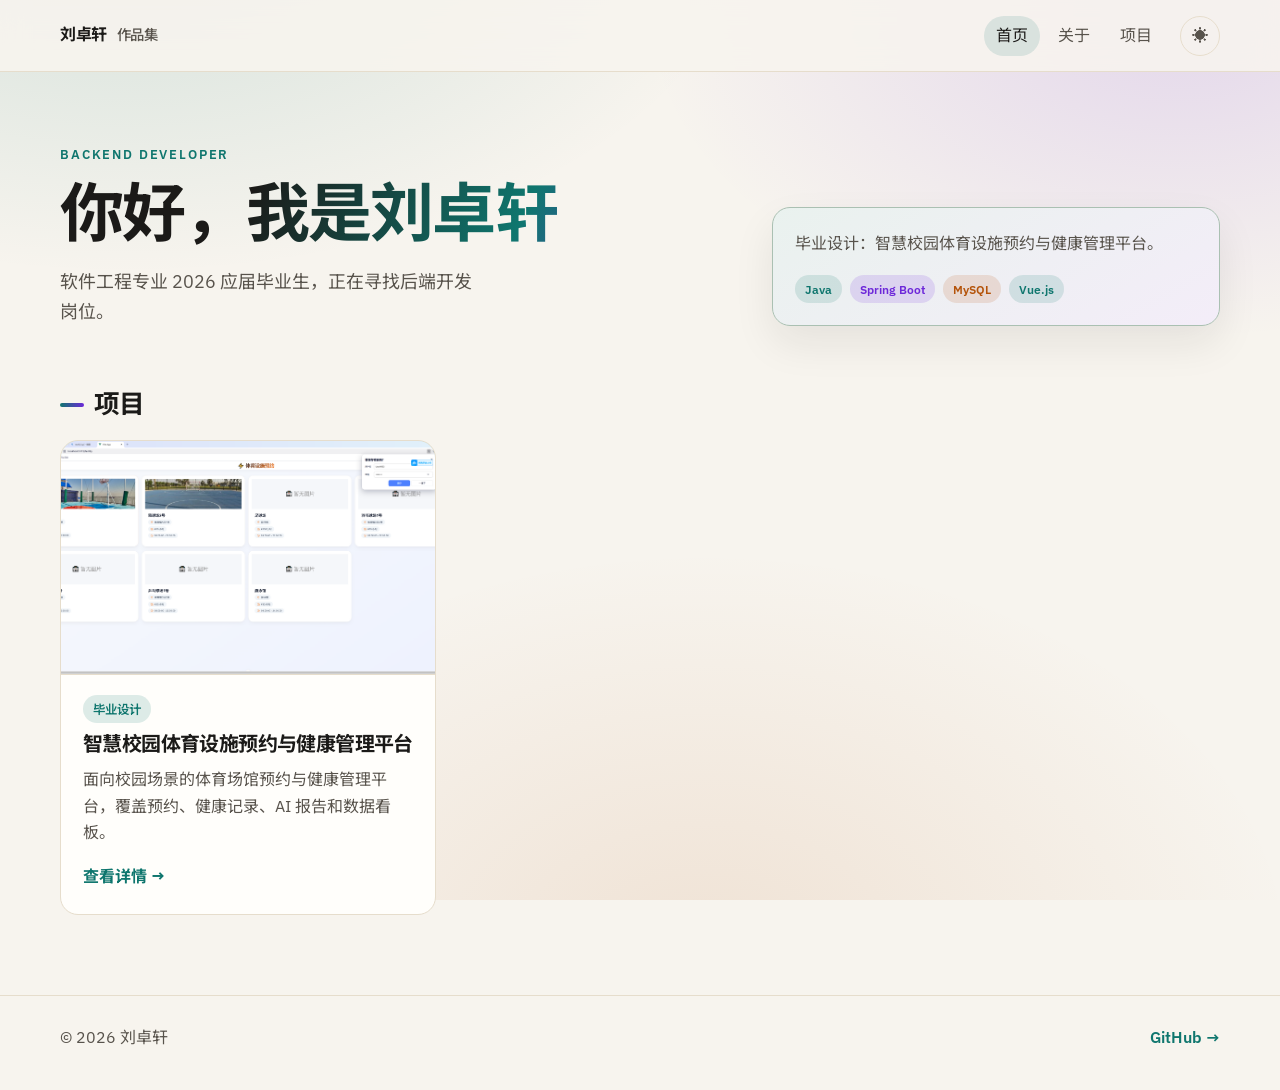
<file: index.html>
<!DOCTYPE html>
<html lang="zh-CN">
  <head>
    <meta charset="UTF-8" />
    <meta name="viewport" content="width=device-width, initial-scale=1" />
    <title>刘卓轩 · 作品集</title>
    <meta name="description" content="刘卓轩的个人作品集：软件工程专业 2026 应届毕业生，后端开发方向。" />
    <link rel="preconnect" href="https://fonts.googleapis.com" />
    <link rel="preconnect" href="https://fonts.gstatic.com" crossorigin />
    <link
      href="https://fonts.googleapis.com/css2?family=IBM+Plex+Sans:wght@400;500;600&family=Noto+Sans+SC:wght@400;500;700&family=Space+Grotesk:wght@500;700&display=swap"
      rel="stylesheet"
    />
    <link rel="stylesheet" href="css/style.css" />
    <script>
      (function () {
        var key = "blog-theme";
        var saved = localStorage.getItem(key);
        var theme =
          saved ||
          (window.matchMedia("(prefers-color-scheme: dark)").matches ? "dark" : "light");
        document.documentElement.setAttribute("data-theme", theme);
      })();
    </script>
  </head>
  <body data-page="home">
    <a class="skip-link" href="#main">跳到正文</a>
    <header class="site-header">
      <nav class="nav" aria-label="主导航">
        <a class="logo" href="index.html">刘卓轩 <span>作品集</span></a>
        <ul class="nav-links" id="nav-links">
          <li><a href="index.html" data-nav="home">首页</a></li>
          <li><a href="about.html" data-nav="about">关于</a></li>
          <li><a href="project.html" data-nav="project">项目</a></li>
        </ul>
        <button class="icon-btn menu-btn" id="menu-toggle" aria-expanded="false" aria-controls="nav-links" aria-label="打开菜单">
          ☰
        </button>
        <button class="icon-btn" id="theme-toggle" type="button" aria-label="切换主题">
          <span class="sun" aria-hidden="true">☀</span>
          <span class="moon" aria-hidden="true">☾</span>
        </button>
      </nav>
    </header>

    <main id="main">
      <div class="wrap">
        <section class="hero">
          <div>
            <p class="eyebrow">Backend Developer</p>
            <h1 id="hero-title"></h1>
            <p class="lede">软件工程专业 2026 应届毕业生，正在寻找后端开发岗位。</p>
          </div>
          <aside class="hero-card">
            <p>毕业设计：智慧校园体育设施预约与健康管理平台。</p>
            <div class="meta-row">
              <span class="chip">Java</span>
              <span class="chip">Spring Boot</span>
              <span class="chip">MySQL</span>
              <span class="chip">Vue.js</span>
            </div>
          </aside>
        </section>

        <section>
          <div class="section-head">
            <h2>项目</h2>
          </div>
          <div class="grid projects" id="project-list"></div>
        </section>
      </div>
    </main>

    <footer class="site-footer">
      <div class="wrap footer-inner">
        <span>© <span id="year"></span> 刘卓轩</span>
        <a href="https://github.com/lzx14460/my-portfolio" target="_blank" rel="noopener noreferrer">GitHub →</a>
      </div>
    </footer>

    <script src="js/data.js"></script>
    <script src="js/main.js"></script>
  </body>
</html>
</file>
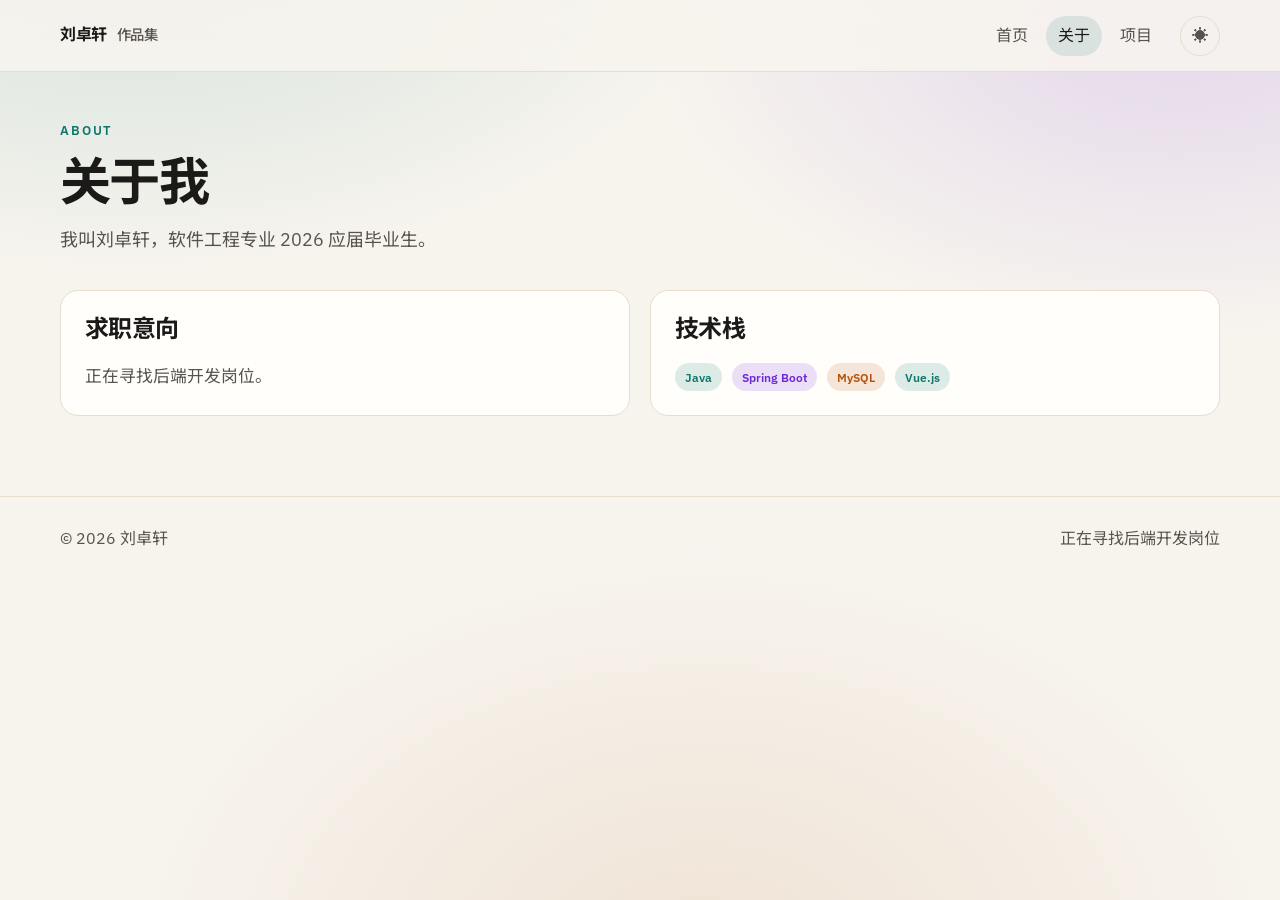
<file: about.html>
<!DOCTYPE html>
<html lang="zh-CN">
  <head>
    <meta charset="UTF-8" />
    <meta name="viewport" content="width=device-width, initial-scale=1" />
    <title>关于我 · 刘卓轩</title>
    <meta name="description" content="刘卓轩，软件工程专业 2026 应届毕业生，正在寻找后端开发岗位。" />
    <link rel="preconnect" href="https://fonts.googleapis.com" />
    <link rel="preconnect" href="https://fonts.gstatic.com" crossorigin />
    <link
      href="https://fonts.googleapis.com/css2?family=IBM+Plex+Sans:wght@400;500;600&family=Noto+Sans+SC:wght@400;500;700&family=Space+Grotesk:wght@500;700&display=swap"
      rel="stylesheet"
    />
    <link rel="stylesheet" href="css/style.css" />
    <script>
      (function () {
        var key = "blog-theme";
        var saved = localStorage.getItem(key);
        var theme =
          saved ||
          (window.matchMedia("(prefers-color-scheme: dark)").matches ? "dark" : "light");
        document.documentElement.setAttribute("data-theme", theme);
      })();
    </script>
  </head>
  <body data-page="about">
    <a class="skip-link" href="#main">跳到正文</a>
    <header class="site-header">
      <nav class="nav" aria-label="主导航">
        <a class="logo" href="index.html">刘卓轩 <span>作品集</span></a>
        <ul class="nav-links" id="nav-links">
          <li><a href="index.html" data-nav="home">首页</a></li>
          <li><a href="about.html" data-nav="about">关于</a></li>
          <li><a href="project.html" data-nav="project">项目</a></li>
        </ul>
        <button class="icon-btn menu-btn" id="menu-toggle" aria-expanded="false" aria-controls="nav-links" aria-label="打开菜单">
          ☰
        </button>
        <button class="icon-btn" id="theme-toggle" type="button" aria-label="切换主题">
          <span class="sun" aria-hidden="true">☀</span>
          <span class="moon" aria-hidden="true">☾</span>
        </button>
      </nav>
    </header>

    <main id="main">
      <div class="wrap">
        <header class="page-hero">
          <p class="eyebrow">About</p>
          <h1>关于我</h1>
          <p class="lede" id="about-intro"></p>
        </header>

        <div class="about-layout">
          <section class="panel">
            <h2>求职意向</h2>
            <p id="about-job"></p>
          </section>
          <section class="panel">
            <h2>技术栈</h2>
            <ul class="skill-list" id="skill-list"></ul>
          </section>
        </div>
      </div>
    </main>

    <footer class="site-footer">
      <div class="wrap footer-inner">
        <span>© <span id="year"></span> 刘卓轩</span>
        <span>正在寻找后端开发岗位</span>
      </div>
    </footer>

    <script src="js/data.js"></script>
    <script src="js/main.js"></script>
  </body>
</html>
</file>
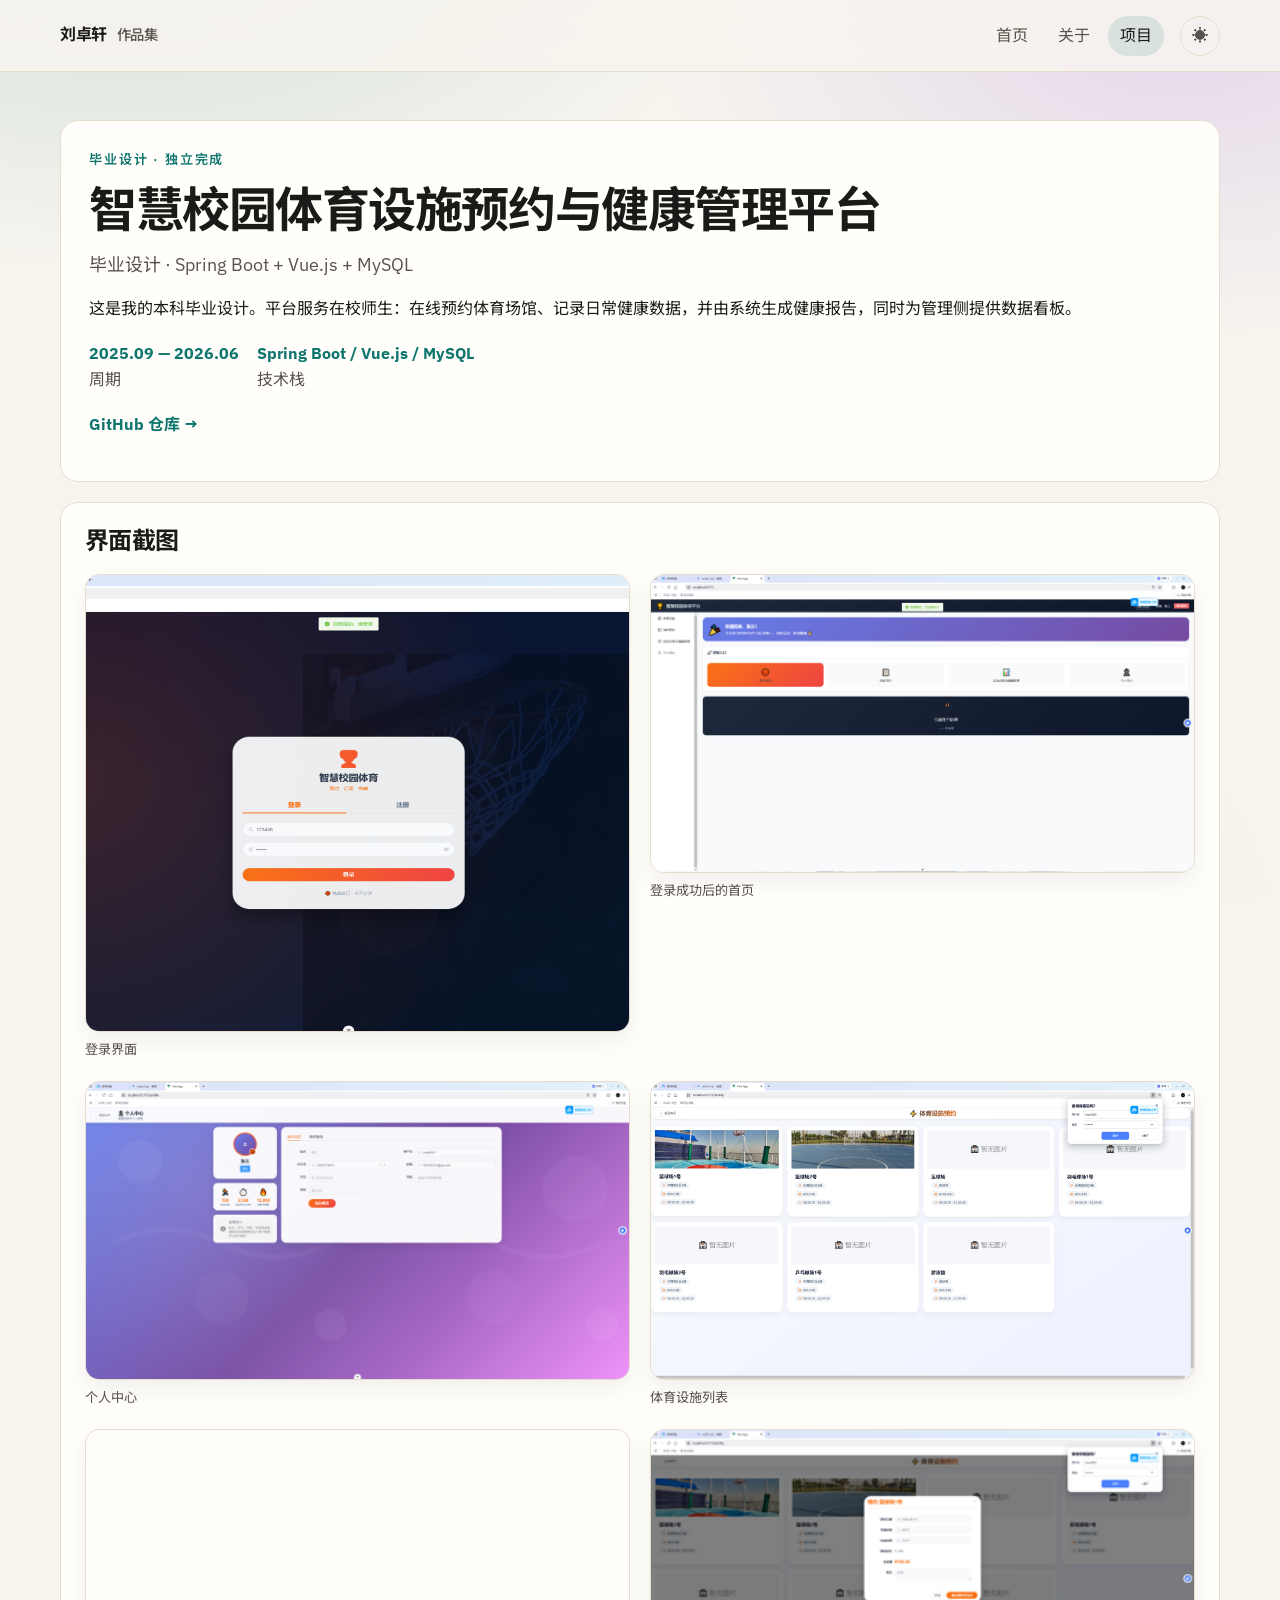
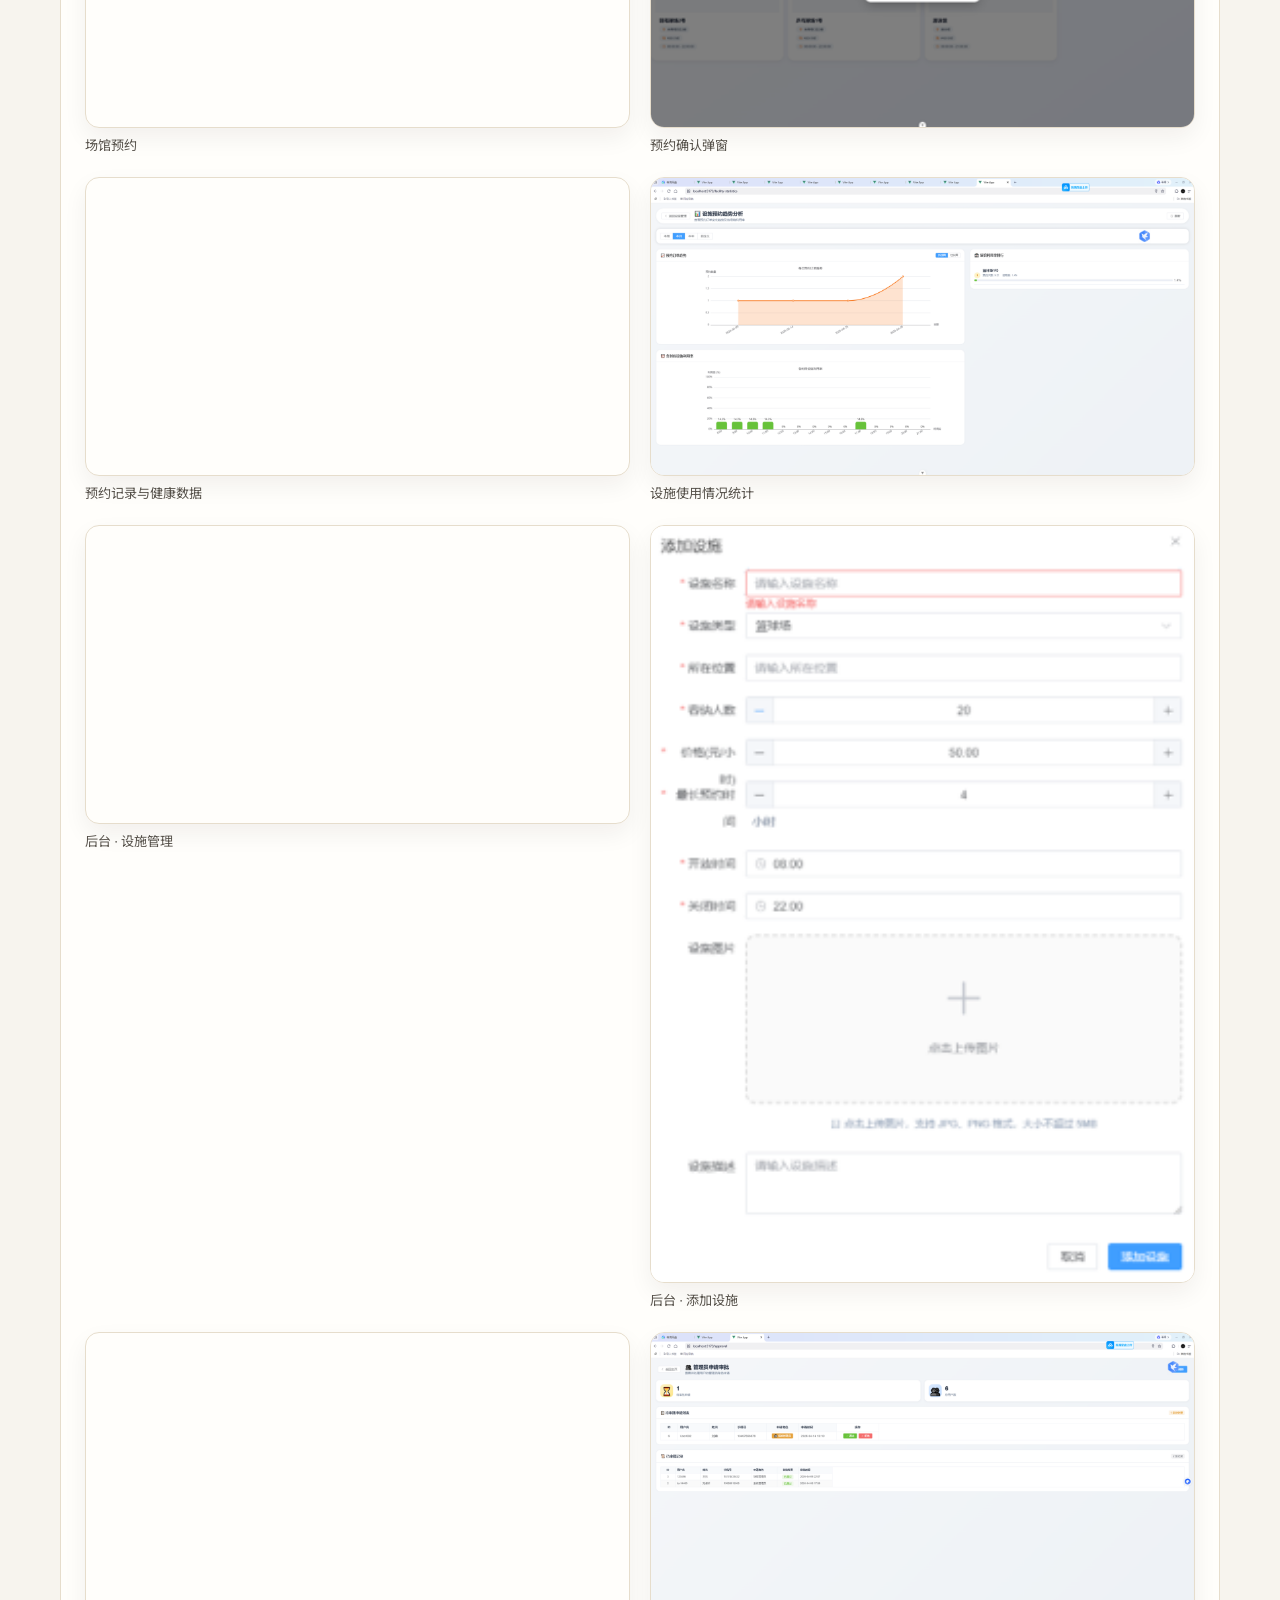
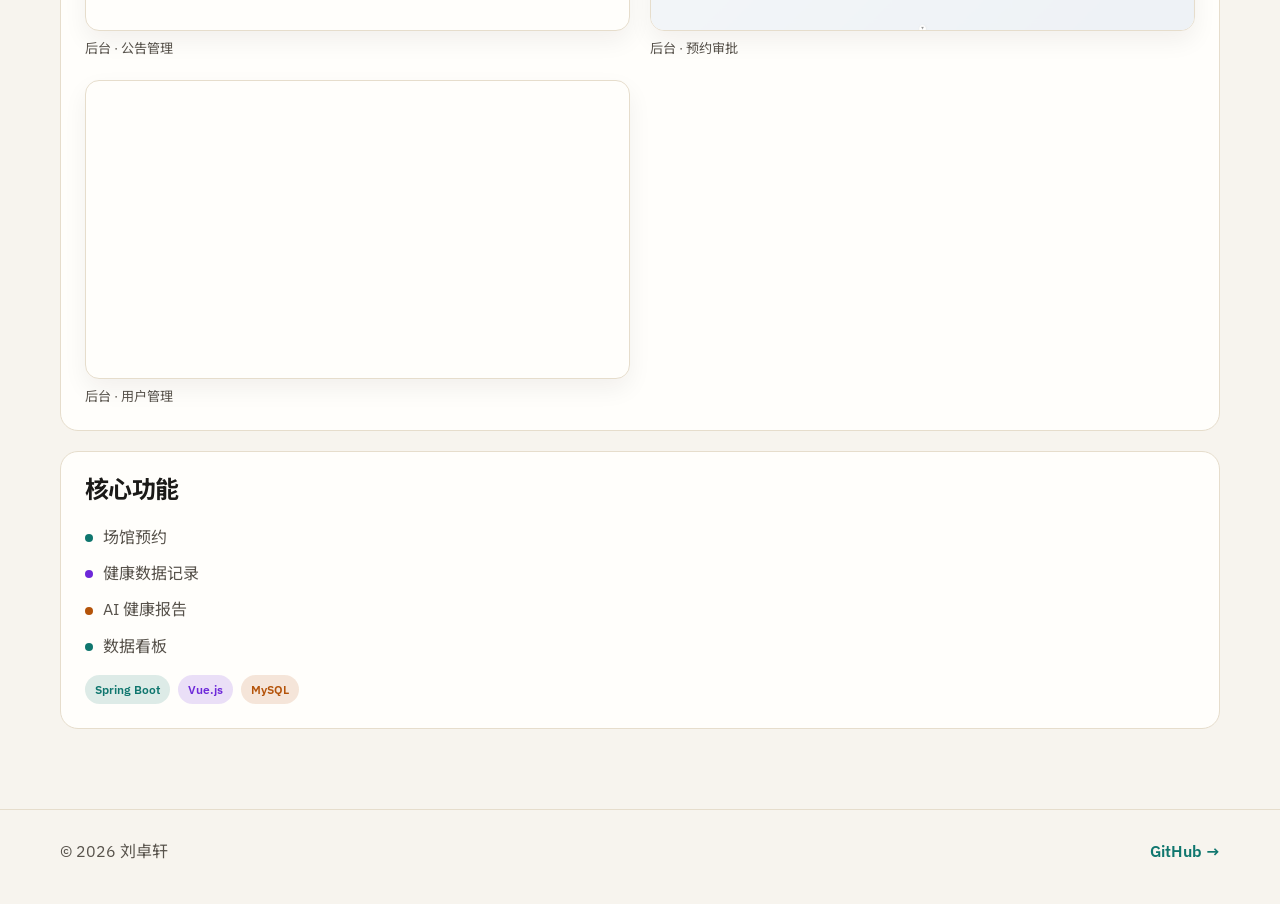
<file: project.html>
<!DOCTYPE html>
<html lang="zh-CN">
  <head>
    <meta charset="UTF-8" />
    <meta name="viewport" content="width=device-width, initial-scale=1" />
    <title>项目 · 刘卓轩</title>
    <meta name="description" content="毕业设计：智慧校园体育设施预约与健康管理平台。" />
    <link rel="preconnect" href="https://fonts.googleapis.com" />
    <link rel="preconnect" href="https://fonts.gstatic.com" crossorigin />
    <link
      href="https://fonts.googleapis.com/css2?family=IBM+Plex+Sans:wght@400;500;600&family=Noto+Sans+SC:wght@400;500;700&family=Space+Grotesk:wght@500;700&display=swap"
      rel="stylesheet"
    />
    <link rel="stylesheet" href="css/style.css" />
    <script>
      (function () {
        var key = "blog-theme";
        var saved = localStorage.getItem(key);
        var theme =
          saved ||
          (window.matchMedia("(prefers-color-scheme: dark)").matches ? "dark" : "light");
        document.documentElement.setAttribute("data-theme", theme);
      })();
    </script>
  </head>
  <body data-page="project">
    <a class="skip-link" href="#main">跳到正文</a>
    <header class="site-header">
      <nav class="nav" aria-label="主导航">
        <a class="logo" href="index.html">刘卓轩 <span>作品集</span></a>
        <ul class="nav-links" id="nav-links">
          <li><a href="index.html" data-nav="home">首页</a></li>
          <li><a href="about.html" data-nav="about">关于</a></li>
          <li><a href="project.html" data-nav="project">项目</a></li>
        </ul>
        <button class="icon-btn menu-btn" id="menu-toggle" aria-expanded="false" aria-controls="nav-links" aria-label="打开菜单">
          ☰
        </button>
        <button class="icon-btn" id="theme-toggle" type="button" aria-label="切换主题">
          <span class="sun" aria-hidden="true">☀</span>
          <span class="moon" aria-hidden="true">☾</span>
        </button>
      </nav>
    </header>

    <main id="main">
      <div class="wrap project-layout" id="project-root"></div>
    </main>

    <!-- 点击截图后的放大预览，由 main.js 控制开关 -->
    <dialog class="lightbox" id="lightbox" aria-label="放大查看截图">
      <button class="lightbox-close" type="button" aria-label="关闭">✕</button>
      <img class="lightbox-img" id="lightbox-img" alt="" />
      <p class="lightbox-caption" id="lightbox-caption"></p>
    </dialog>

    <footer class="site-footer">
      <div class="wrap footer-inner">
        <span>© <span id="year"></span> 刘卓轩</span>
        <a href="https://github.com/lzx14460/my-portfolio" target="_blank" rel="noopener noreferrer">GitHub →</a>
      </div>
    </footer>

    <script src="js/data.js"></script>
    <script src="js/main.js"></script>
  </body>
</html>
</file>
<file: css/style.css>
:root {
  --bg: #f7f4ee;
  --bg-elevated: #fffefb;
  --text: #1b1a18;
  --muted: #58534c;
  --faint: #a49d94;
  --border: #e6ddcc;

  /* 主色 + 三个点缀色，轮换用在标签、卡片和标题上 */
  --accent: #0f766e;
  --accent-2: #6d28d9;
  --accent-3: #b45309;
  --accent-4: #be185d;

  --accent-soft: color-mix(in srgb, var(--accent) 12%, transparent);
  --shadow: 0 18px 40px rgba(28, 25, 23, 0.08);
  --radius: 18px;
  --nav-h: 72px;
  --max: 1160px;
  color-scheme: light;
}

html[data-theme="dark"] {
  --bg: #0b0e13;
  --bg-elevated: #151a22;
  --text: #ece7df;
  --muted: #b4ada3;
  --faint: #6e6a64;
  --border: #27303c;

  --accent: #2dd4bf;
  --accent-2: #a78bfa;
  --accent-3: #fbbf24;
  --accent-4: #f472b6;

  --accent-soft: color-mix(in srgb, var(--accent) 14%, transparent);
  --shadow: 0 18px 40px rgba(0, 0, 0, 0.45);
  color-scheme: dark;
}

*,
*::before,
*::after {
  box-sizing: border-box;
}

html {
  scroll-behavior: smooth;
}

body {
  margin: 0;
  min-height: 100vh;
  font-family: "IBM Plex Sans", "Noto Sans SC", "Segoe UI", sans-serif;
  background:
    radial-gradient(900px 520px at 10% -10%, color-mix(in srgb, var(--accent) 16%, transparent), transparent 70%),
    radial-gradient(760px 460px at 92% 2%, color-mix(in srgb, var(--accent-2) 14%, transparent), transparent 70%),
    radial-gradient(820px 560px at 55% 106%, color-mix(in srgb, var(--accent-3) 11%, transparent), transparent 72%),
    var(--bg);
  background-attachment: fixed;
  color: var(--text);
  line-height: 1.65;
}

img {
  max-width: 100%;
  display: block;
}

a {
  color: inherit;
  text-decoration: none;
}

button {
  font: inherit;
  color: inherit;
  background: none;
  border: 0;
  cursor: pointer;
}

.skip-link {
  position: absolute;
  left: 12px;
  top: -48px;
  z-index: 100;
  padding: 8px 12px;
  background: var(--accent);
  color: var(--bg);
  border-radius: 8px;
}

.skip-link:focus {
  top: 12px;
}

.site-header {
  position: sticky;
  top: 0;
  z-index: 40;
  height: var(--nav-h);
  border-bottom: 1px solid var(--border);
  background: color-mix(in srgb, var(--bg) 88%, transparent);
  backdrop-filter: blur(14px);
}

.nav {
  width: min(var(--max), calc(100% - 32px));
  height: 100%;
  margin: 0 auto;
  display: flex;
  align-items: center;
  gap: 16px;
}

.logo {
  display: flex;
  align-items: baseline;
  gap: 10px;
  font-family: "Space Grotesk", "Noto Sans SC", sans-serif;
  font-weight: 700;
  letter-spacing: -0.03em;
}

.logo span {
  color: var(--muted);
  font-weight: 500;
  font-size: 0.9rem;
}

.nav-links {
  display: flex;
  gap: 6px;
  margin-left: auto;
  list-style: none;
  padding: 0;
}

.nav-links a,
.icon-btn {
  display: inline-flex;
  align-items: center;
  justify-content: center;
  min-height: 40px;
  padding: 0 12px;
  border-radius: 999px;
  color: var(--muted);
}

.nav-links a:hover,
.nav-links a.active,
.icon-btn:hover {
  color: var(--text);
  background: var(--accent-soft);
}

.icon-btn {
  width: 40px;
  padding: 0;
  border: 1px solid var(--border);
}

.icon-btn .moon {
  display: none;
}

html[data-theme="dark"] .icon-btn .sun {
  display: none;
}

html[data-theme="dark"] .icon-btn .moon {
  display: block;
}

.menu-btn {
  display: none;
}

.wrap {
  width: min(var(--max), calc(100% - 32px));
  margin: 0 auto;
}

main {
  padding: 48px 0 80px;
}

.hero {
  display: grid;
  grid-template-columns: 1.2fr 0.8fr;
  gap: 40px;
  align-items: end;
  padding: 24px 0 56px;
}

.eyebrow {
  margin: 0 0 12px;
  color: var(--accent);
  font-size: 0.82rem;
  font-weight: 600;
  letter-spacing: 0.14em;
  text-transform: uppercase;
}

h1,
h2,
h3 {
  font-family: "Space Grotesk", "Noto Sans SC", sans-serif;
  letter-spacing: -0.03em;
  line-height: 1.15;
}

.hero h1 {
  margin: 0 0 16px;
  font-size: clamp(2.4rem, 5vw, 4.2rem);
}

/* 标题渐变字：先给纯色兜底，浏览器支持再从文字里透出渐变 */
@supports (background-clip: text) or (-webkit-background-clip: text) {
  .hero h1 {
    background-image: linear-gradient(115deg, var(--text) 28%, var(--accent) 68%, var(--accent-2) 100%);
    -webkit-background-clip: text;
    background-clip: text;
    color: transparent;
  }
}

.lede {
  margin: 0;
  max-width: 38ch;
  color: var(--muted);
  font-size: 1.12rem;
}

.hero-card {
  padding: 22px;
  border: 1px solid color-mix(in srgb, var(--accent) 28%, var(--border));
  border-radius: var(--radius);
  background:
    linear-gradient(150deg, color-mix(in srgb, var(--accent) 9%, var(--bg-elevated)), color-mix(in srgb, var(--accent-2) 8%, var(--bg-elevated)));
  box-shadow: var(--shadow);
}

.hero-card p {
  margin: 0 0 18px;
  color: var(--muted);
}

.meta-row {
  display: flex;
  flex-wrap: wrap;
  gap: 8px;
}

.chip {
  --chip: var(--accent);
  display: inline-flex;
  align-items: center;
  padding: 4px 10px;
  border-radius: 999px;
  background: color-mix(in srgb, var(--chip) 14%, transparent);
  color: var(--chip);
  font-size: 0.78rem;
  font-weight: 600;
}

/* 同一组标签轮流换色，避免整页只有一个颜色 */
.meta-row > .chip:nth-child(3n + 2),
.skill-list > li:nth-child(3n + 2) .chip {
  --chip: var(--accent-2);
}

.meta-row > .chip:nth-child(3n + 3),
.skill-list > li:nth-child(3n + 3) .chip {
  --chip: var(--accent-3);
}

.section-head {
  display: flex;
  align-items: baseline;
  justify-content: space-between;
  gap: 12px;
  margin: 8px 0 20px;
}

.section-head h2 {
  display: flex;
  align-items: center;
  gap: 10px;
  margin: 0;
  font-size: 1.6rem;
}

.section-head h2::before {
  content: "";
  width: 24px;
  height: 4px;
  border-radius: 999px;
  background: linear-gradient(90deg, var(--accent), var(--accent-2));
}

.section-head a {
  color: var(--accent);
  font-weight: 600;
}

.grid {
  display: grid;
  gap: 16px;
}

.project-card,
.panel {
  border: 1px solid var(--border);
  border-radius: var(--radius);
  background: var(--bg-elevated);
}

/* 一排三个，窄屏依次降到两个、一个 */
.projects {
  grid-template-columns: repeat(3, minmax(0, 1fr));
}

.project-card {
  padding: 0;
  overflow: hidden;
  display: flex;
  flex-direction: column;
  transition: transform 0.35s ease, box-shadow 0.35s ease, border-color 0.35s ease;
}

.project-card:hover {
  transform: translateY(-4px);
  border-color: color-mix(in srgb, var(--accent) 42%, var(--border));
  box-shadow: var(--shadow);
}

.project-card.featured {
  background:
    linear-gradient(180deg, color-mix(in srgb, var(--accent) 9%, var(--bg-elevated)), var(--bg-elevated) 46%);
}

.card-cover {
  aspect-ratio: 16 / 10;
  overflow: hidden;
  border-bottom: 1px solid var(--border);
  background: var(--accent-soft);
}

.card-cover img {
  width: 100%;
  height: 100%;
  object-fit: cover;
  object-position: top center;
  transition: transform 0.45s cubic-bezier(0.22, 0.61, 0.36, 1);
}

.project-card:hover .card-cover img {
  transform: scale(1.045);
}

.card-body {
  display: flex;
  flex: 1;
  flex-direction: column;
  padding: 20px 22px 24px;
}

.project-card .chip {
  align-self: flex-start;
}

.project-card h3 {
  margin: 10px 0 10px;
  font-size: 1.25rem;
}

.project-card p {
  margin: 0 0 18px;
  color: var(--muted);
}

.project-card .cta,
.cta-link {
  margin-top: auto;
  color: var(--accent);
  font-weight: 700;
}

.cta-link {
  display: inline-flex;
}

.skill-list {
  display: flex;
  flex-wrap: wrap;
  gap: 10px;
  margin: 0;
  padding: 0;
  list-style: none;
}

.page-hero {
  padding-bottom: 36px;
  max-width: 720px;
}

.page-hero h1 {
  margin: 0 0 12px;
  font-size: clamp(2rem, 4vw, 3.2rem);
}

.about-layout,
.project-layout {
  display: grid;
  gap: 20px;
}

.about-layout {
  grid-template-columns: 1fr 1fr;
}

.about-layout .panel p {
  margin: 0;
  color: var(--muted);
  font-size: 1.05rem;
}

.panel {
  padding: 24px;
}

.panel h2,
.panel h3 {
  margin-top: 0;
}

.focus-list {
  margin: 0;
  padding: 0;
  list-style: none;
}

.focus-list li {
  position: relative;
  padding-left: 18px;
  margin-bottom: 10px;
  color: var(--muted);
}

.focus-list li::before {
  content: "";
  position: absolute;
  left: 0;
  top: 0.65em;
  width: 8px;
  height: 8px;
  border-radius: 50%;
  background: var(--accent);
}

.focus-list li:nth-child(3n + 2)::before {
  background: var(--accent-2);
}

.focus-list li:nth-child(3n + 3)::before {
  background: var(--accent-3);
}

.project-banner {
  padding: 28px;
}

.project-banner h1 {
  margin: 8px 0 12px;
  font-size: clamp(2rem, 4vw, 3rem);
}

.stats {
  display: flex;
  flex-wrap: wrap;
  gap: 18px;
  margin-top: 18px;
  color: var(--muted);
}

.stats strong {
  display: block;
  color: var(--accent);
}

/* 界面截图网格：两列，圆角，悬停轻微放大 */
.gallery {
  display: grid;
  grid-template-columns: repeat(2, minmax(0, 1fr));
  align-items: start;
  gap: 22px 20px;
  margin-top: 18px;
}

.shot {
  margin: 0;
  display: flex;
  flex-direction: column;
  gap: 8px;
}

.shot-frame {
  position: relative;
  display: block;
  width: 100%;
  padding: 0;
  overflow: hidden;
  border: 1px solid var(--border);
  border-radius: 14px;
  background: var(--bg-elevated);
  box-shadow: 0 10px 24px rgba(28, 25, 23, 0.06);
  cursor: zoom-in;
  transition: box-shadow 0.35s ease, border-color 0.35s ease;
}

.shot-frame:focus-visible {
  outline: 2px solid var(--accent);
  outline-offset: 3px;
}

/* 悬停时浮出的“点击放大”提示 */
.shot-frame::after {
  content: "点击放大";
  position: absolute;
  right: 10px;
  bottom: 10px;
  padding: 4px 10px;
  border-radius: 999px;
  background: rgba(12, 15, 20, 0.62);
  backdrop-filter: blur(6px);
  color: #fff;
  font-size: 0.72rem;
  font-weight: 600;
  opacity: 0;
  transition: opacity 0.25s ease;
}

.shot:hover .shot-frame::after,
.shot-frame:focus-visible::after {
  opacity: 1;
}

.shot img {
  width: 100%;
  transition: transform 0.45s cubic-bezier(0.22, 0.61, 0.36, 1);
}

.shot:hover .shot-frame {
  border-color: color-mix(in srgb, var(--accent) 40%, var(--border));
  box-shadow: var(--shadow);
}

.shot:hover img {
  transform: scale(1.035);
}

.shot figcaption {
  color: var(--muted);
  font-size: 0.82rem;
  line-height: 1.45;
}

/* 放大预览 */
.lightbox {
  width: fit-content;
  max-width: none;
  max-height: none;
  padding: 0;
  border: 0;
  background: transparent;
  overflow: visible;
}

.lightbox::backdrop {
  background: rgba(10, 13, 18, 0.78);
  backdrop-filter: blur(6px);
}

.lightbox-img {
  display: block;
  width: auto;
  height: auto;
  max-width: min(1180px, 92vw);
  max-height: 78vh;
  border-radius: 14px;
  background: var(--bg-elevated);
  box-shadow: 0 30px 80px rgba(0, 0, 0, 0.5);
}

.lightbox-caption {
  margin: 12px 0 0;
  color: #f4f1ea;
  font-size: 0.85rem;
  text-align: center;
}

.lightbox-caption:empty {
  display: none;
}

.lightbox-close {
  position: absolute;
  top: 10px;
  right: 10px;
  display: flex;
  align-items: center;
  justify-content: center;
  width: 34px;
  height: 34px;
  border-radius: 50%;
  background: rgba(12, 15, 20, 0.62);
  backdrop-filter: blur(6px);
  color: #fff;
  font-size: 0.9rem;
  transition: background 0.2s ease;
}

.lightbox-close:hover {
  background: rgba(12, 15, 20, 0.88);
}

/* 灯箱打开时锁住背景滚动 */
body:has(dialog[open]) {
  overflow: hidden;
}

.site-footer {
  border-top: 1px solid var(--border);
  padding: 28px 0 40px;
  color: var(--muted);
}

.footer-inner {
  display: flex;
  justify-content: space-between;
  gap: 12px;
  flex-wrap: wrap;
}

.footer-inner a {
  color: var(--accent);
  font-weight: 600;
}

@media (max-width: 1024px) {
  .projects {
    grid-template-columns: repeat(2, minmax(0, 1fr));
  }
}

@media (max-width: 860px) {
  .hero,
  .about-layout {
    grid-template-columns: 1fr;
  }

  .nav-links {
    position: fixed;
    inset: var(--nav-h) 12px auto;
    display: none;
    flex-direction: column;
    padding: 12px;
    border: 1px solid var(--border);
    border-radius: 16px;
    background: var(--bg-elevated);
    box-shadow: var(--shadow);
  }

  .nav-links.open {
    display: flex;
  }

  .menu-btn {
    display: inline-flex;
    margin-left: auto;
  }
}

@media (max-width: 640px) {
  .projects,
  .gallery {
    grid-template-columns: 1fr;
  }

  .gallery {
    gap: 20px;
  }
}

@media (prefers-reduced-motion: reduce) {
  html {
    scroll-behavior: auto;
  }

  .shot img,
  .shot-frame,
  .card-cover img,
  .project-card {
    transition: none;
  }

  .shot:hover img,
  .project-card:hover .card-cover img {
    transform: none;
  }

  .project-card:hover {
    transform: none;
  }
}
</file>
